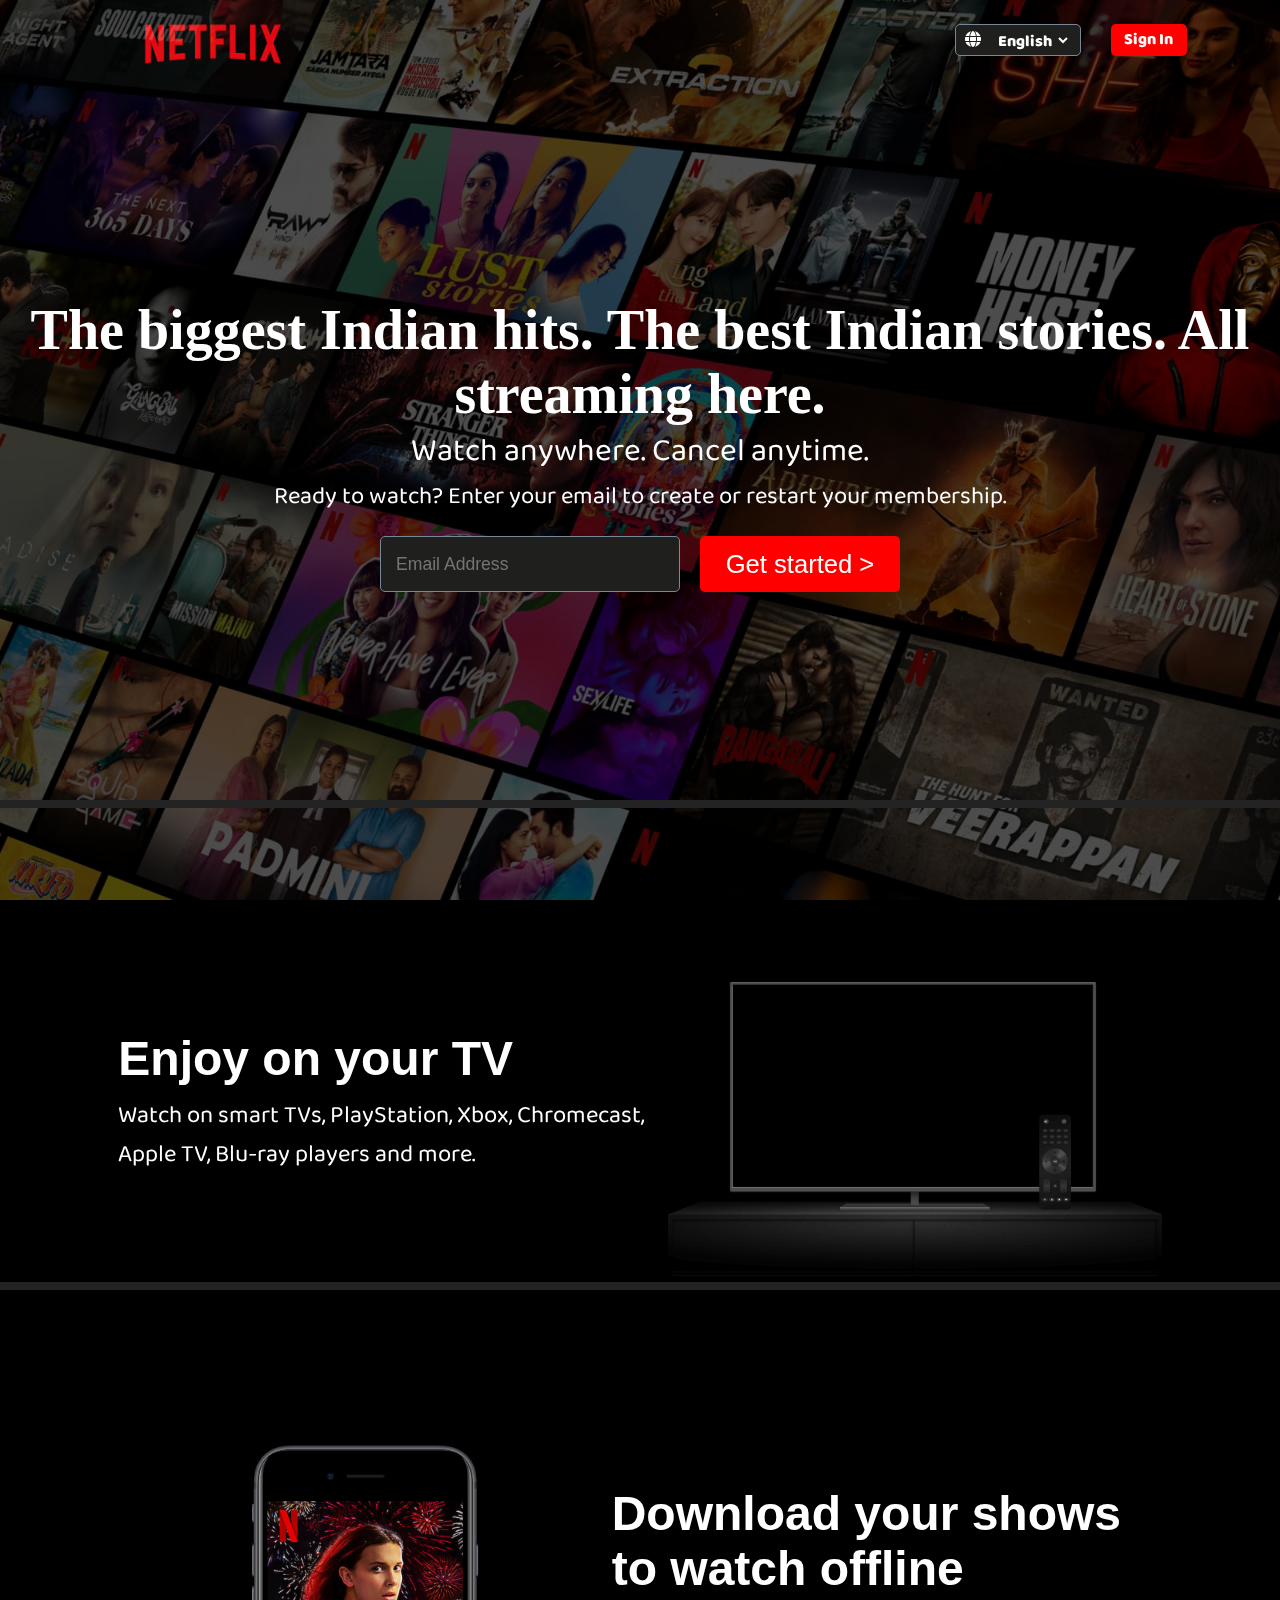
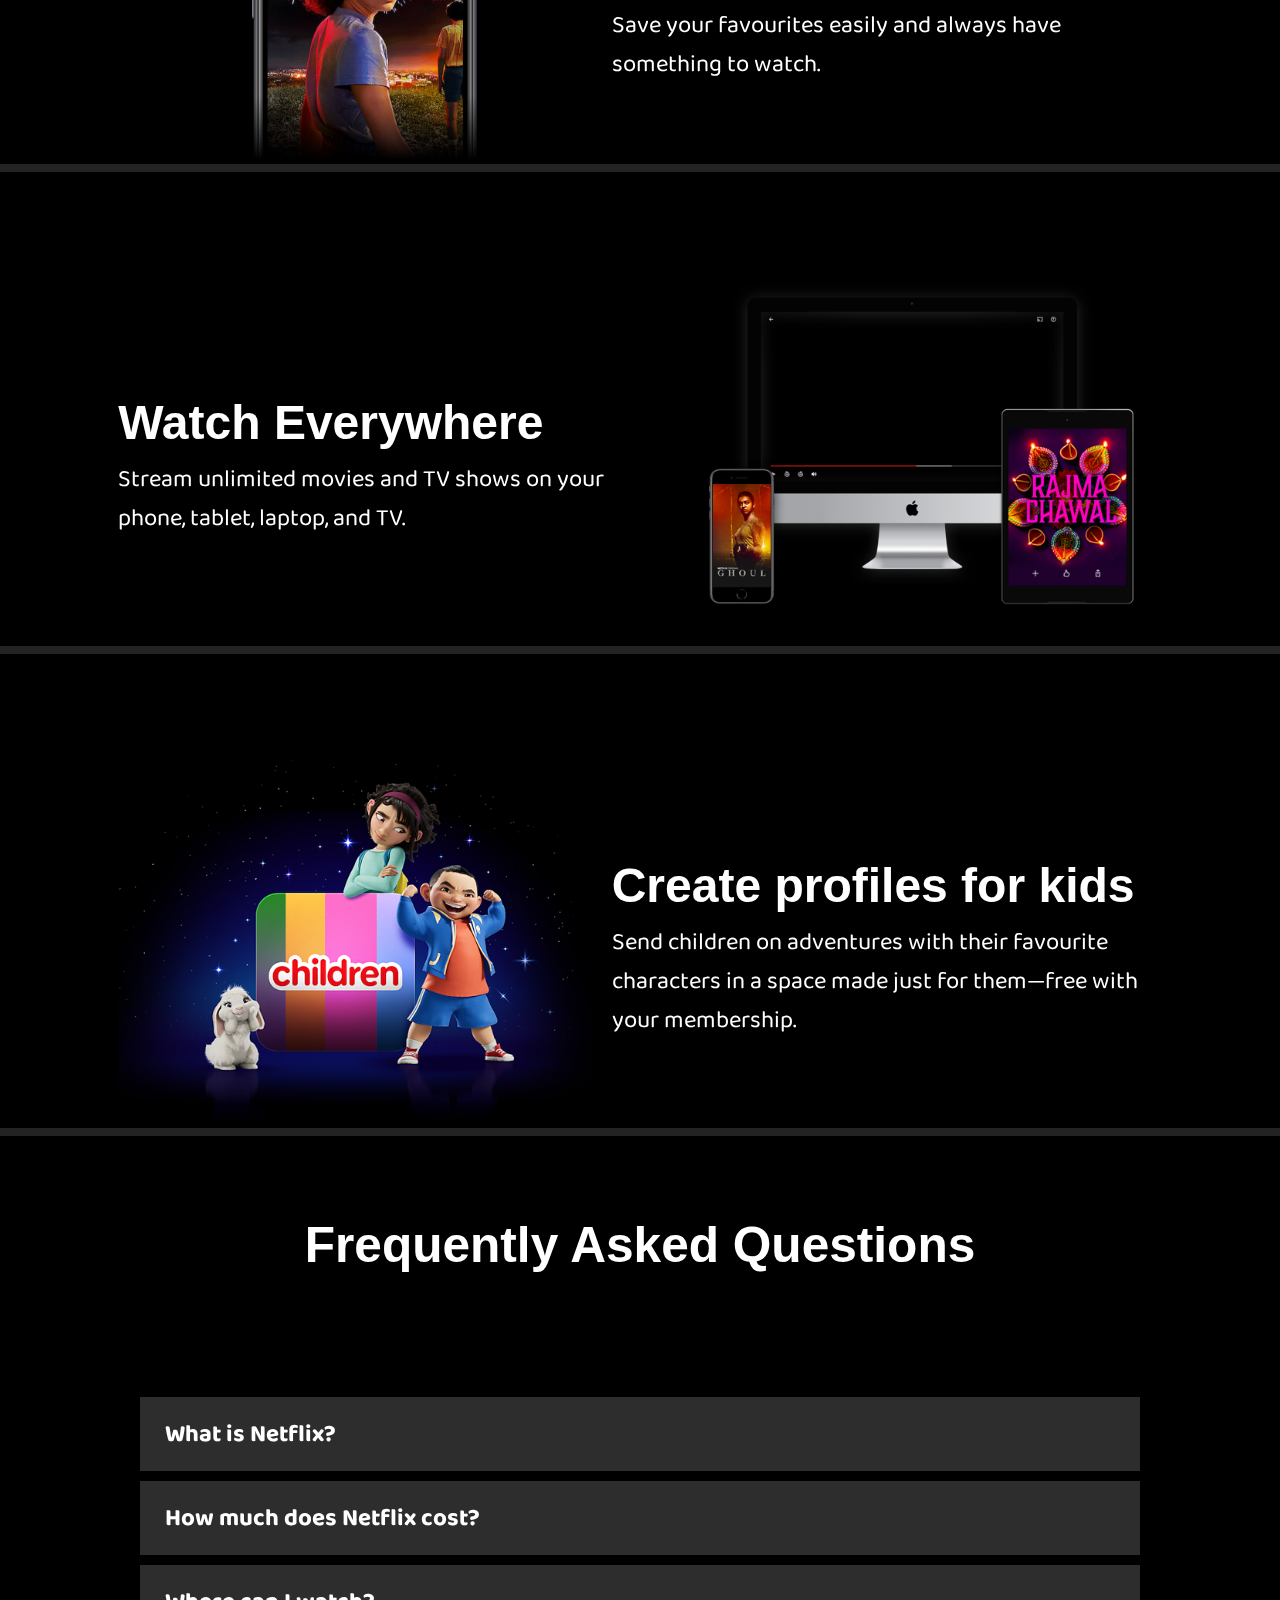
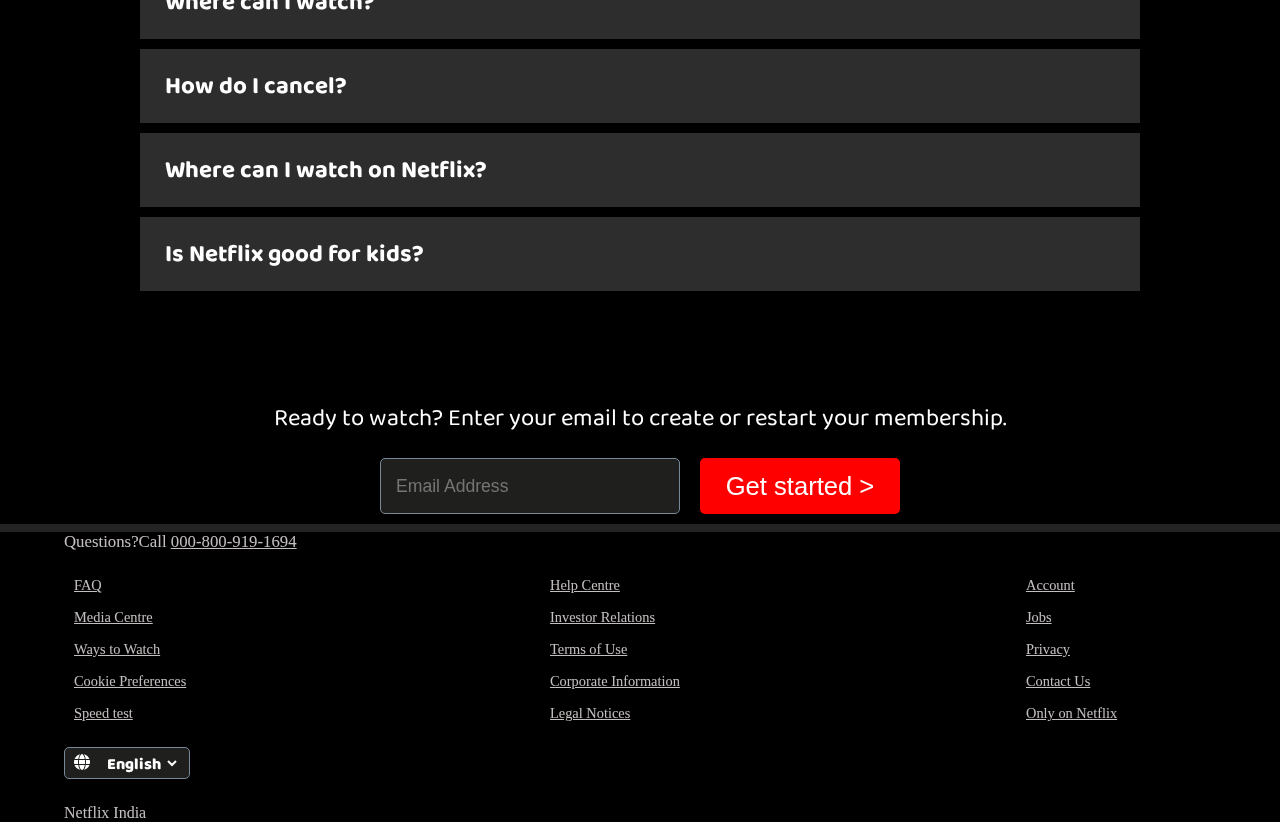
<file: index.html>
<!DOCTYPE html>
<html lang="en">

<head>
    <meta charset="UTF-8">
    <meta name="viewport" content="width=device-width, initial-scale=1.0">
    <title>Clone Netflix</title>
    <link rel="stylesheet" href="https://cdnjs.cloudflare.com/ajax/libs/font-awesome/6.4.2/css/all.min.css">
    <link rel="stylesheet" href="style.css">
    <link rel="preconnect" href="https://fonts.googleapis.com">
    <link rel="preconnect" href="https://fonts.gstatic.com" crossorigin>
    <link
        href="https://fonts.googleapis.com/css2?family=Baloo+Bhai+2&family=Bree+Serif&family=Montserrat:wght@300&display=swap"
        rel="stylesheet">
</head>

<body>
    <header>
        <div class="navbar">
            <div class="first">
                <div class="logo">
                    <img src="images/logo.png" alt="loading" style="mix-blend-mode: lighten;">
                </div>
            </div>
            <div class="buttonss">
                <div class="lang">
                    <div class="icon">
                        <i class="fa-solid fa-globe"></i>
                    </div>
                    <div class="sel">
                        <select class="btn">
                            <option value="">English</option>
                            <option value="">Hindi</option>
                        </select>
                    </div>

                </div>
                <div class="btn2">
                    <span> <a href="./signin.html">Sign In</a></span>
                </div>
            </div>
        </div>
    </header>

    <div class="second">

        <div class="comms">
            <h1>The biggest Indian hits. The best Indian stories. All streaming here.</h1>
            <p class="mh">Watch anywhere. Cancel anytime.</p>
            <p class="lh">Ready to watch? Enter your email to create or restart your membership.</p>
        </div>
        <div class="but">
            <input type="text " placeholder="Email Address">
            <button>Get started ></button>
        </div>

    </div>
    <hr>


    <!-- <div class="mid"> -->
        <div class="mid1">
            <div class="lines">
                <h1>Enjoy on your TV</h1>
                <p>Watch on smart TVs, PlayStation, Xbox, Chromecast, Apple TV, Blu-ray players and more.</p>
            </div>
            <div class="sidepic">
                <img src="images/tv.png" alt="">
            </div>
        </div>
    <!-- </div> -->
    <hr>


    <!-- <div class="mid"> -->
        <div class="mid1">
            <div class="sidepic">
                <img src="images/mobile.jpg" alt="">
            </div>
            <div class="lines">
                <h1>Download your shows to watch offline</h1>
                <p>Save your favourites easily and always have something to watch.</p>
            </div>

        </div>
    <!-- </div> -->
    <hr>


    <!-- <div class="mid"> -->
        <div class="mid1">
            <div class="lines">
                <h1>Watch Everywhere</h1>
                <p>Stream unlimited movies and TV shows on your phone, tablet, laptop, and TV.</p>
            </div>
            <div class="sidepic">
                <img src="images/device.png" alt="">
            </div>
        </div>
    <!-- </div> -->
    <hr>

    <!-- <div class="mid"> -->
        <div class="mid1">
            <div class="sidepic">
                <img src="images/last.png" alt="">
            </div>
            <div class="lines">
                <h1>Create profiles for kids</h1>
                <p>Send children on adventures with their favourite characters in a space made just for them—free with
                    your membership.</p>
            </div>

        </div>
    <!-- </div> -->
    <hr>


    <div class="faq">
        <div class="faq-first">
            <div class="extra">
                <h1>Frequently Asked Questions</h1>
            </div>

            <div class="box">
                <div class="box-1">
                    <h2>What is Netflix?</h2>
                </div>
                <div class="box-2">
                    <h2>How much does Netflix cost?</h2>
                </div>
                <div class="box-3">
                    <h2>Where can I watch?</h2>
                </div>
                <div class="box-4">
                    <h2>How do I cancel?</h2>
                </div>
                <div class="box-5">
                    <h2>Where can I watch on Netflix?</h2>
                </div>
                <div class="box-6">
                    <h2>Is Netflix good for kids?</h2>
                </div>
                <!-- <ul>
                    <li>
                        <input type="radio" name="accordion" id="first">
                        <label for="first">What is Netflix?</label>
                        <div class="content">
                            <p>Netflix is a streaming service that offers a wide variety of award-winning TV shows, movies, anime, documentaries and more – on thousands of internet-connected devices.

                                You can watch as much as you want, whenever you want, without a single ad – all for one low monthly price. There's always something new to discover, and new TV shows and movies are added every week!</p>
                        </div>
                    </li>
                    <li>
                        <input type="radio" name="accordion" id="second">
                        <label for="second">How much does Netflix cost?</label>
                        <div class="content">
                            <p>Watch Netflix on your smartphone, tablet, Smart TV, laptop, or streaming device, all for one fixed monthly fee. Plans range from ₹ 149 to ₹ 649 a month. No extra costs, no contracts.</p>
                        </div>
                    </li>
                    <li>
                        <input type="radio" name="accordion" id="third">
                        <label for="third">What is Netflix?</label>
                        <div class="content">
                            <p>Watch anywhere, anytime. Sign in with your Netflix account to watch instantly on the web at netflix.com from your personal computer or on any internet-connected device that offers the Netflix app, including smart TVs, smartphones, tablets, streaming media players and game consoles.

                                You can also download your favourite shows with the iOS, Android, or Windows 10 app. Use downloads to watch while you're on the go and without an internet connection. Take Netflix with you anywhere.</p>
                        </div>
                    </li>
                    <li>
                        <input type="radio" name="accordion" id="fourth">
                        <label for="fourth">What is Netflix?</label>
                        <div class="content">
                            <p>Netflix is flexible. There are no annoying contracts and no commitments. You can easily cancel your account online in two clicks. There are no cancellation fees – start or stop your account anytime.</p>
                        </div>
                    </li>
                    <li>
                        <input type="radio" name="accordion" id="fifth">
                        <label for="fifth">What is Netflix?</label>
                        <div class="content">
                            <p>Netflix has an extensive library of feature films, documentaries, TV shows, anime, award-winning Netflix originals, and more. Watch as much as you want, anytime you want.</p>
                        </div>
                    </li>
                    <li>
                        <input type="radio" name="accordion" id="sixth">
                        <label for="sixth">What is Netflix?</label>
                        <div class="content">
                            <p>The Netflix Kids experience is included in your membership to give parents control while kids enjoy family-friendly TV shows and films in their own space.

                                Kids profiles come with PIN-protected parental controls that let you restrict the maturity rating of content kids can watch and block specific titles you don’t want kids to see.</p>
                        </div>
                    </li>
                </ul> -->
            </div>

            <div class="extra">
                <p>Ready to watch? Enter your email to create or restart your membership.</p>
            </div>
            <div class="but">
                <input type="text " placeholder="Email Address">
                <button>Get started ></button>
            </div>
        </div>
    </div>







    <hr>

    <footer>
        <div class="foot">
            <div class="firstp">
                <p>Questions?Call <a><u>000-800-919-1694</u></a>
                <p></p>
            </div>

            <div class="lists">
                <ul>
                    <a href="">FAQ</a>
                    <a href="">Media Centre</a>
                    <a href="">Ways to Watch</a>
                    <a href="">Cookie Preferences</a>
                    <a href="">Speed test</a>
                </ul>
                <ul>
                    <a href="">Help Centre</a>
                    <a href="">Investor Relations</a>
                    <a href="">Terms of Use</a>
                    <a href="">Corporate Information</a>
                    <a href="">Legal Notices</a>
                </ul>
                <ul>
                    <a href="">Account</a>
                    <a href="">Jobs</a>
                    <a href="">Privacy</a>
                    <a href="">Contact Us</a>
                    <a href="">Only on Netflix</a>
                </ul>
            </div>
            <div class="lang">
                <div class="icon">
                    <i class="fa-solid fa-globe"></i>
                </div>
                <div class="sel">
                    <select class="btn">
                        <option value="">English</option>
                        <option value="">Hindi</option>
                    </select>
                </div>

            </div>
            <div class="secondp">
                <p>Netflix India</p>
            </div>

        </div>
    </footer>

</body>

</html>
</file>
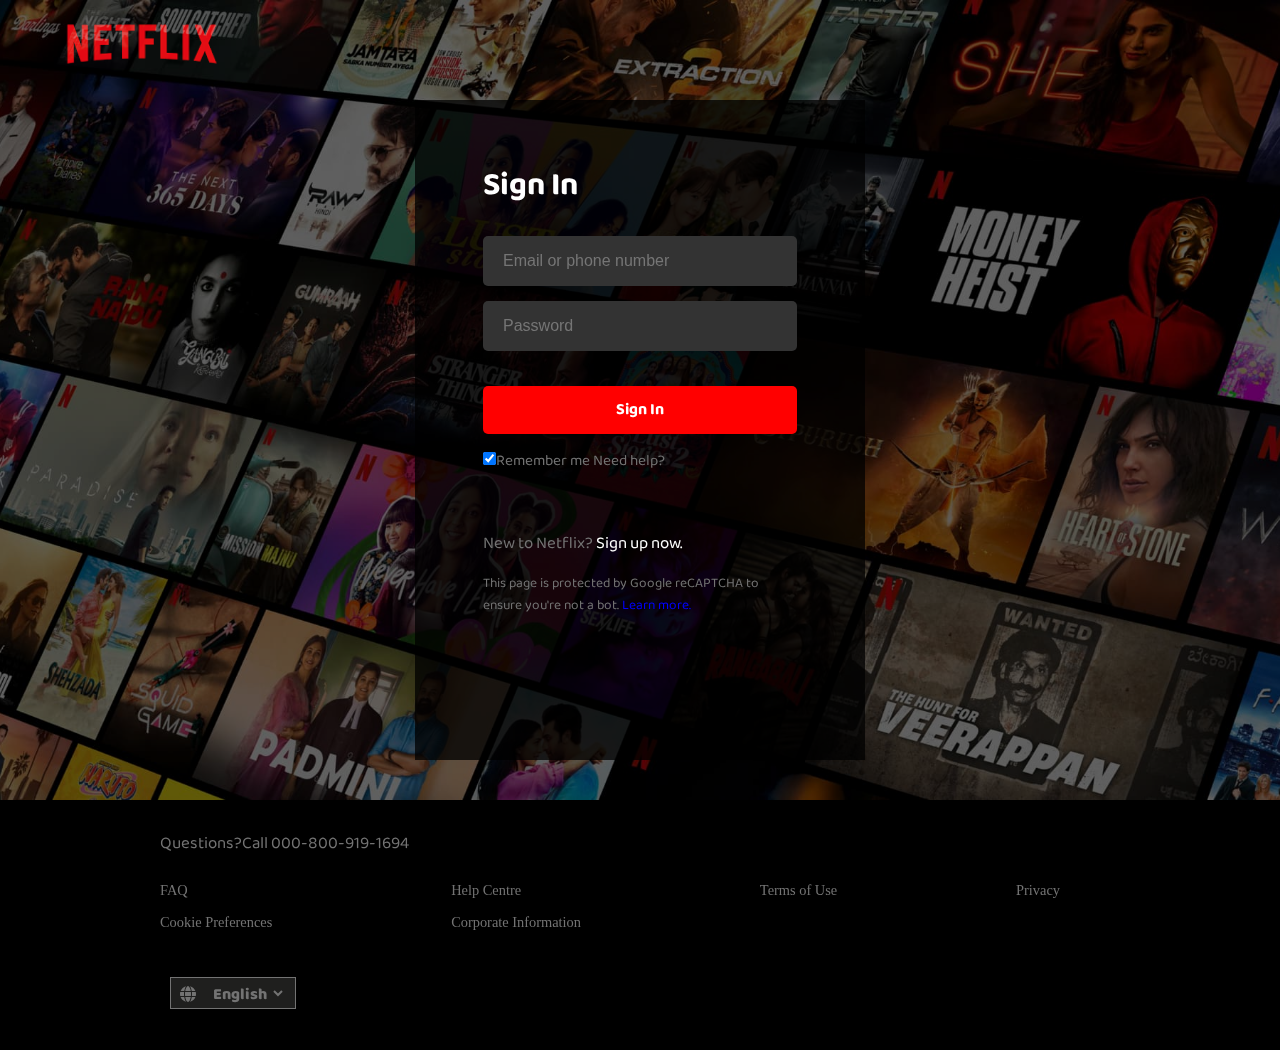
<file: signin.html>
<!DOCTYPE html>
<html lang="en">

<head>
    <meta charset="UTF-8">
    <meta name="viewport" content="width=device-width, initial-scale=1.0">
    <title>Sign In</title>
    <link rel="stylesheet" href="trial.css">
    <link rel="preconnect" href="https://fonts.googleapis.com">
    <link rel="preconnect" href="https://fonts.gstatic.com" crossorigin>
    <link
        href="https://fonts.googleapis.com/css2?family=Baloo+Bhai+2&family=Bree+Serif&family=Montserrat:wght@300&display=swap"
        rel="stylesheet">
    <link rel="stylesheet" href="https://cdnjs.cloudflare.com/ajax/libs/font-awesome/6.4.2/css/all.min.css">
</head>

<body>
    <header>
        <div class="navbar">
            <div class="first">
                <div class="logo">
                    <img src="images/logo.png" alt="loading" style="mix-blend-mode:lighten;">
                </div>
            </div>
        </div>

        
        <div class="boxofdetails">
        <div class="details">
            
            <div class="forms">
                <h1>Sign In</h1>
                <form action="">
                    <div class="f1">
                        <input type="email" placeholder="Email or phone number">
                    </div>
                    <div class="f2">
                        <input type="password" placeholder="Password">
                    </div>
                    <div class="f3">
                        <button class="newbutton">Sign In</button>
                    </div>
                    <div class="f4">
                        <input type="checkbox" checked>Remember me
                        <a href="">Need help?</a>
                    </div>
                </form>

               
            </div>
            
            <div class="last">
                <p class="p1">New to Netflix? <a href="" class="a1">Sign up now.</a></p>
                <p class="p2">This page is protected by Google reCAPTCHA to ensure you're not a bot. <a href="" class="a2">Learn more.</a></p>
            </div>
        </div>
    </div>
    
    </header>

    <footer>
        <div class="foot">
            <div class="firstp">
                <p>Questions?Call <a>000-800-919-1694</a>
                <p></p>
            </div>


            <div class="lists">
                <ul>
                    <a href="">FAQ</a>
                    <a href="">Cookie Preferences</a>
                </ul>
                <ul>
                    <a href="">Help Centre</a>
                    <a href="">Corporate Information</a>
                </ul>
                <ul>
                    <a href="">Terms of Use</a>
                </ul>
                <ul>
                    <a href="">Privacy</a>
                </ul>
            </div>

            <div class="lang">
                <div class="icon">
                    <i class="fa-solid fa-globe"></i>
                </div>
                <div class="sel">
                    <select class="btn">
                        <option value="">English</option>
                        <option value="">Hindi</option>
                    </select>
                </div>

            </div>
        </div>
    </footer>
</body>

</html>
</file>
<file: style.css>
* {
    box-sizing: border-box;
    margin: 0;
    padding: 0;
}

body {
    background-color: black;
}

.navbar {
    display: flex;
    justify-content: space-evenly;

    align-items: center;
    height: 100px;
    padding-bottom: 20px;

}

.first {
    width: 60%;
    display: flex;
    align-items: center;
    

}


.logo {
    margin-top: 8px;
    margin-left: 20px;
    display: flex;
    justify-content: center;
    align-items: center;
    
}
@media screen and (max-width:400px){
    .logo{
        position: absolute;
        left: -25px;
    }
}

.logo img {
    height: 120px;
    width: 200px;
   
   
}


.lang {
    color: white;
    background-color: white;
    border: none;
    border: 0.0001em solid lightslategray;
    /* border-width: thin; */
    /* outline: 0.1px solid white; */
    border-radius: 5px;
    height: 32px;
    width: 126px;

    display: flex;
    justify-content: center;
    align-items: center;
    background-color: #1f1f1e;
}

.buttonss {
    display: flex;
    flex-wrap: wrap;
    justify-content: end;
    /* border: 2px solid red; */
    width: auto;
}
@media screen and (max-width:400px){
    .lang{
        display: none;
    }
}

.icon {
    font-size: 16px;
    color: white;
    margin-right: 10px;
}

.btn {
    font-size: 16px;
    text-align: center;
    font-family: 'Baloo Bhai 2', cursive;
    font-weight: 1000;
    background-color: #1f1f1e;
    height: 25px;
    width: 80px;
    color: white;
   
}

.sel select {
    border:none;
    outline: none;

}



.btn2 {
    color: white;
    background-color: red;
    width: 76px;
    height: 32px;
    font-style: bold;
    font-size: 1rem;
    text-align: center;

    font-family: arial;
    border: none;
    border-radius: 5px;
    margin-left: 30px;
    display: flex;
    align-items: center;
    justify-content: center;
    font-family: 'Baloo Bhai 2', cursive;
    font-weight: 1000;
    cursor: pointer;

}
.btn2 a{
    text-decoration: none;
    color: white;
}

/* first */

header::before{
    content: "";
    background: url('images/first.jpg') no-repeat center center/cover;
    position: absolute;
    top: 0;
    left: 0;
    width: 100vw;
    height: 100vh;
    z-index: -1;
    opacity: 0.4;
}

.second{
    color: white;
    display: flex;
    align-items: center;
    justify-content: center;
    flex-direction: column;
    height: auto;
    min-height: 700px;
   /* margin-top: -100px; */
   
}
.comms{
    /* min-width: 1220px; */
    width: auto;
    /* border: 2px solid red; */
}
.comms h1{
    text-align: center;
}
.comms p{
    text-align: center;
}
.comms h1{
    font-size: 3.5rem;
    
}
.mh{
    font-size: 2rem;
    font-family: 'Baloo Bhai 2', cursive;
}
.lh{
    font-size: 1.5rem;
    font-family: 'Baloo Bhai 2', cursive;
}

.but{
    display: flex;
    align-items: center;
    justify-content: center;
    margin-top: 10px;
   
}
.but input{
    height: 56px;
    width: 376px;
    margin-right: 10px;
    background-color: #1f1f1e;
    color: rgba(212, 192, 192, 0.388);
    /* font-family: 'Baloo Bhai 2', cursive; */
    font-size: 1.1rem;
    border: 0.0001em solid lightslategray;
     /* outline: 0.1px solid white; */
    padding-left: 15px;
    border-radius: 5px;
}
.but button{
    height: 56px;
    width: 200px;
    color: white;
     background-color: red;
    /* font-family: 'Baloo Bhai 2', cursive;  */
    font-size: 1.6rem;
    border-radius: 5px;
    border: none;
    cursor: pointer;
}

hr{
   background-color: rgb(35, 35, 35);
   height: 0.5rem;
   border: none;
}

/* mid section */

.mid{
    min-height: 530px;
    height: auto;
    width: 1500px;
    
}
.mid1{
    min-height: 380px;
    height: auto;
    padding-top: 100px;
    /* border: 2px solid red; */
    display: flex;
    justify-content: center;
    align-items: center;
    flex-wrap: wrap;
}
.lines{
    color: white;
    width: 550px;
    padding-top: 15px;
}
.lines h1{
    font-size: 3rem;
    font-family: 'Archivo Black', sans-serif;
    padding-bottom: 10px;
    
}
.lines p{
    font-size: 1.5rem;
    font-family: 'Baloo Bhai 2', cursive;
}
.sidepic img{
    max-width: 550px;
    /* min-width: auto; */
    height: 370px;
}


/* faq */
/* 
.faq{
    min-height: 900px;
} */

.faq-first{
    min-height: 800px;
    height: auto;
    width: auto;
    /* border: 2px solid red; */
    display: flex;
    justify-content: center;
    align-items: center;
    flex-direction: column;
    margin-top: 80px;
   
}


.box{
    width: min(1000px,90%);
    height: 700px;
    color: white;
    display: flex;
    justify-content: center;
    align-items: center;
    flex-direction: column;
    /* border: 2px solid red; */

    /* padding: 10px 12%;
    text-align: center;
    font-size: 18px; */
}
.box div{
    
    width: 100%;
    min-height: 74px;
    background-color:  rgb(45, 45, 45);
    display: flex;
    align-items: center;
    flex-wrap: wrap;
    font-family: 'Baloo Bhai 2', cursive;
    padding-left: 25px;
    margin-bottom: 10px;
    /* border: 2px solid red; */
}
/* .box-1{
    min-width: 1010px;
    width: 70%;
    height: 84px;
    background-color:  rgb(45, 45, 45);
    display: flex;
    align-items: center;
    font-family: 'Baloo Bhai 2', cursive;
    padding-left: 25px;
    margin-bottom: 10px;
    border: 2px solid red;
}
.box-2{
    width: 1010px;
    height: 84px;
    background-color:  rgb(45, 45, 45);
    display: flex;
    align-items: center;
    font-family: 'Baloo Bhai 2', cursive;
    padding-left: 25px;
    margin-bottom: 10px;
}
.box-3{
    width: 1010px;
    height: 84px;
    background-color:  rgb(45, 45, 45);
    display: flex;
    align-items: center;
    font-family: 'Baloo Bhai 2', cursive;
    padding-left: 25px;
    margin-bottom: 10px;
}
.box-4{
    width: 1010px;
    height: 84px;
    background-color:  rgb(45, 45, 45);
    display: flex;
    align-items: center;
    font-family: 'Baloo Bhai 2', cursive;
    padding-left: 25px;
    margin-bottom: 10px;
}
.box-5{
    width: 1010px;
    height: 84px;
    background-color:  rgb(45, 45, 45);
    display: flex;
    align-items: center;
    font-family: 'Baloo Bhai 2', cursive;
    padding-left: 25px;
    margin-bottom: 10px;
}
.box-6{
    width: 1010px;
    height: 84px;
    background-color:  rgb(45, 45, 45);
    display: flex;
    align-items: center;
    font-family: 'Baloo Bhai 2', cursive;
    padding-left: 25px;
   
} */
/* 
.accordion{
    margin: 60px auto;
    width: 100%;
    max-width: 750px;
}
.accordion li{
    list-style: none;
    width: 100%;
    padding: 5px;
}
.accordion li label{
    display: flex;
    align-items: center;
    padding: 20px;
    font-size: 18px;
    font-weight: 500;
    background: #303030;
    margin-bottom: 2px;
    cursor: pointer;
    position: relative;
}
label::after{
    content: '+';
    font-size: 34px;
    position: absolute;
    right: 20px;
    transition: transform 0.5s;
}
input[type="radio"]{
    display: none;
}
.accordion .content{
    background: #303030;
    text-align: left;
    padding: 0 20px;
    max-height: 0;
    overflow: hidden;
    transition: max-height 0.5s,padding 0.5s;
}
.accordion input[type="radio"]:checked+label+ .content{
    max-height: 600px;
    padding: 30px 20px;
}
.accordion input[type="radio"]:checked+label::after{
    transform: rotate(135deg);
} */

.extra{
    color: white;
    text-align: center;
  
}
.but{
    display: flex;
    justify-content: center;
    flex-wrap: wrap;
    /* border: 2px solid red; */
}
.but button{
    margin: 10px;
}
.but input{
    margin: 10px;
    width: 300px;
}
.extra h1{
    font-size: 3.1rem;
    font-family: 'Archivo Black', sans-serif;
    margin-bottom: 25px;
}
.extra p{
    font-size: 1.5rem;
    font-family: 'Baloo Bhai 2', cursive;
}




/* footer */

footer{
    height: auto;
    display: flex;
    justify-content: center;
  
}
.foot{
    color: rgba(255, 249, 249, 0.77);
   width: 90%;
    /* margin: 0px 160px; */
    /* padding: 60px 0px; */
    /* width: 1000px; */
    /* border: 2px solid red; */
   

}


.firstp p{
    font-size: 1.05rem;
   
}
.firstp p a{
    cursor: pointer;
}

.secondp p{
    font-size: 1rem;
    margin-top: 25px;
}

.lists{
   
    color: white;
    height: auto;
    /* border: 2px solid red; */

    display: flex;
    justify-content: space-between;
    align-items: center;
    flex-wrap: wrap;
    margin-bottom: 15px;
    /* padding-right: 100px; */
   
   
 }
 .lists ul{
    /* border: 2px solid green; */
    width: 200px;
    padding: 10px;
 }

 ul a{
    display: block;
    font-size: 0.9rem;
    padding-top: 15px;
    color: rgba(255, 249, 249, 0.77);
    cursor: pointer;
 }
</file>
<file: trial.css>
* {
    box-sizing: border-box;
    margin: 0;
    padding: 0;
}

body {
    background-color: black;
}

header::before{
    content: "";
    background: url('images/first.jpg') no-repeat center center/cover;
    position: absolute;
    top: 0;
    left: 0;
    width: 100%;
    height: 800px;
    z-index: -1;
    opacity: 0.5 ;
}
header{
    height: 800px;
}
.navbar {
    display: flex;
    justify-content: space-evenly;

    align-items: center;
    height: 100px;
    padding-bottom: 20px;

}

.first {
    width: 95%;
    display: flex;
    align-items: center;
    

}


.logo {
    margin-top: 8px;
    
    display: flex;
    justify-content: center;
    align-items: center;
    
}

.logo img {
    height: 120px;
    width: 220px;
   
   
}

.boxofdetails{
    height: auto;
    width: 100vw;
    display: flex;
    justify-content: center;
    align-items: center;
}
.details{
    height: 660px;
    width: 450px;
    background-color: rgba(0,0,0,.75);
    color: rgba(255, 249, 249, 0.77);
    padding: 60px 68px 40px;  
}

.newbutton{
    color: white;
    background-color: red;
    text-align: center;
    width: 350px;
}
.forms h1{
    color: white;
    font-family: 'Baloo Bhai 2', cursive;
    margin-bottom: 25px;
}

.forms{
    height: 370px;
    width: 314px;
}
.f1{
    display: flex;
    align-items: center;
    justify-content: center;
}
.f2{
    display: flex;
    align-items: center;
    justify-content: center;
}
.f1 input{
    width: 314px;
    height: 50px;
    background-color: rgb(51, 51, 51);
    border: none;
    outline: none;
    margin-bottom: 15px;
    border-radius: 5px;
    font-size: 1rem;
    padding-left: 20px;
   
}
.f2 input{
    width: 314px;
    height: 50px;
    background-color: rgb(51, 51, 51);
    border: none;
    border-radius: 5px;
    margin-bottom: 35px;
    font-size: 1rem;
    padding-left: 20px;
}
.f3 button{
    width: 314px;
    height: 48px;
    font-family: 'Baloo Bhai 2', cursive;
    border-radius: 5px;
    font-size: 1rem;
    font-weight: 700;
    border: none;
    margin-bottom: 15px;
    cursor: pointer;
}
.f4{
    color: rgb(115, 115, 115);
    font-size: 0.95rem;
    font-family: 'Baloo Bhai 2', cursive;
}

.f4 a{
    color: rgb(115, 115, 115);
    text-decoration: none;
   
}
.f4 a:hover{
    
    text-decoration: underline;
}
.last{
    height: 190px;
    width: 314px;
   color: rgb(115, 115, 115);
   
}
.p1{
    padding-bottom: 15px;
    font-size: 1.05rem;
    font-family: 'Baloo Bhai 2', cursive;
}
.p2{
    font-size: 0.85rem;
    font-family: 'Baloo Bhai 2', cursive;
}
.a1{
    color: white;
    text-decoration: none; 
}
.a1:hover{
    text-decoration: underline;
}

.a2{
    color: blue;
    text-decoration: none;
}
.a2:hover{
    text-decoration: underline;
}

/* footer */

footer{
    height: 250px;
    display: block;
    background-color: rgba(0,0,0,.75);;
    
}


.foot{
    color: #737373;
   width: 90%;;
    margin: 0px 160px;
    padding: 30px 0px;
    width: 1000px;
    /* display: flex; */
    /* align-items: start; */
    /* justify-content: start; */
   
 
}




.firstp p{
    font-size: 1.05rem;
    font-family: 'Baloo Bhai 2', cursive;
   
}
.firstp p a:hover{
    cursor: pointer;
    text-decoration: underline;
}



.lists{
   
    color: white;
    height: 100px;
    display: flex;
    justify-content: space-between;
    align-items: middle;
    margin-bottom: 10px;
    margin-top: 10px;
    padding-right: 100px;
   
   
 }

 ul a{
    display: block;
    font-size: 0.9rem;
    padding-top: 15px;
    color: #737373;
    cursor: pointer;
    text-decoration: none;
 }

 ul a:hover{
    text-decoration: underline;
 }




.lang {
    color: white;
    background-color: white;
    border: none;
    border: 0.0001em solid #737373;
    /* border-width: thin; */
    /* outline: 0.1px solid white; */
    /* border-radius: 5px; */
    height: 32px;
    width: 126px;
    margin: 10px;
    display: flex;
    justify-content: center;
    align-items: center;
    background-color: #1f1f1e;
}

.buttonss {
    display: flex;
    width: auto;
}

.icon {
    font-size: 16px;
    color: #737373;
    margin-right: 10px;
    padding-top: 3px;
}

.btn {
    font-size: 16px;
    text-align: center;
    font-family: 'Baloo Bhai 2', cursive;
    font-weight: 1000;
    background-color: #1f1f1e;
    height: 25px;
    width: 80px;
    color: #737373;;
   
}

.sel select {
    border:none;
    outline: none;

}
</file>
